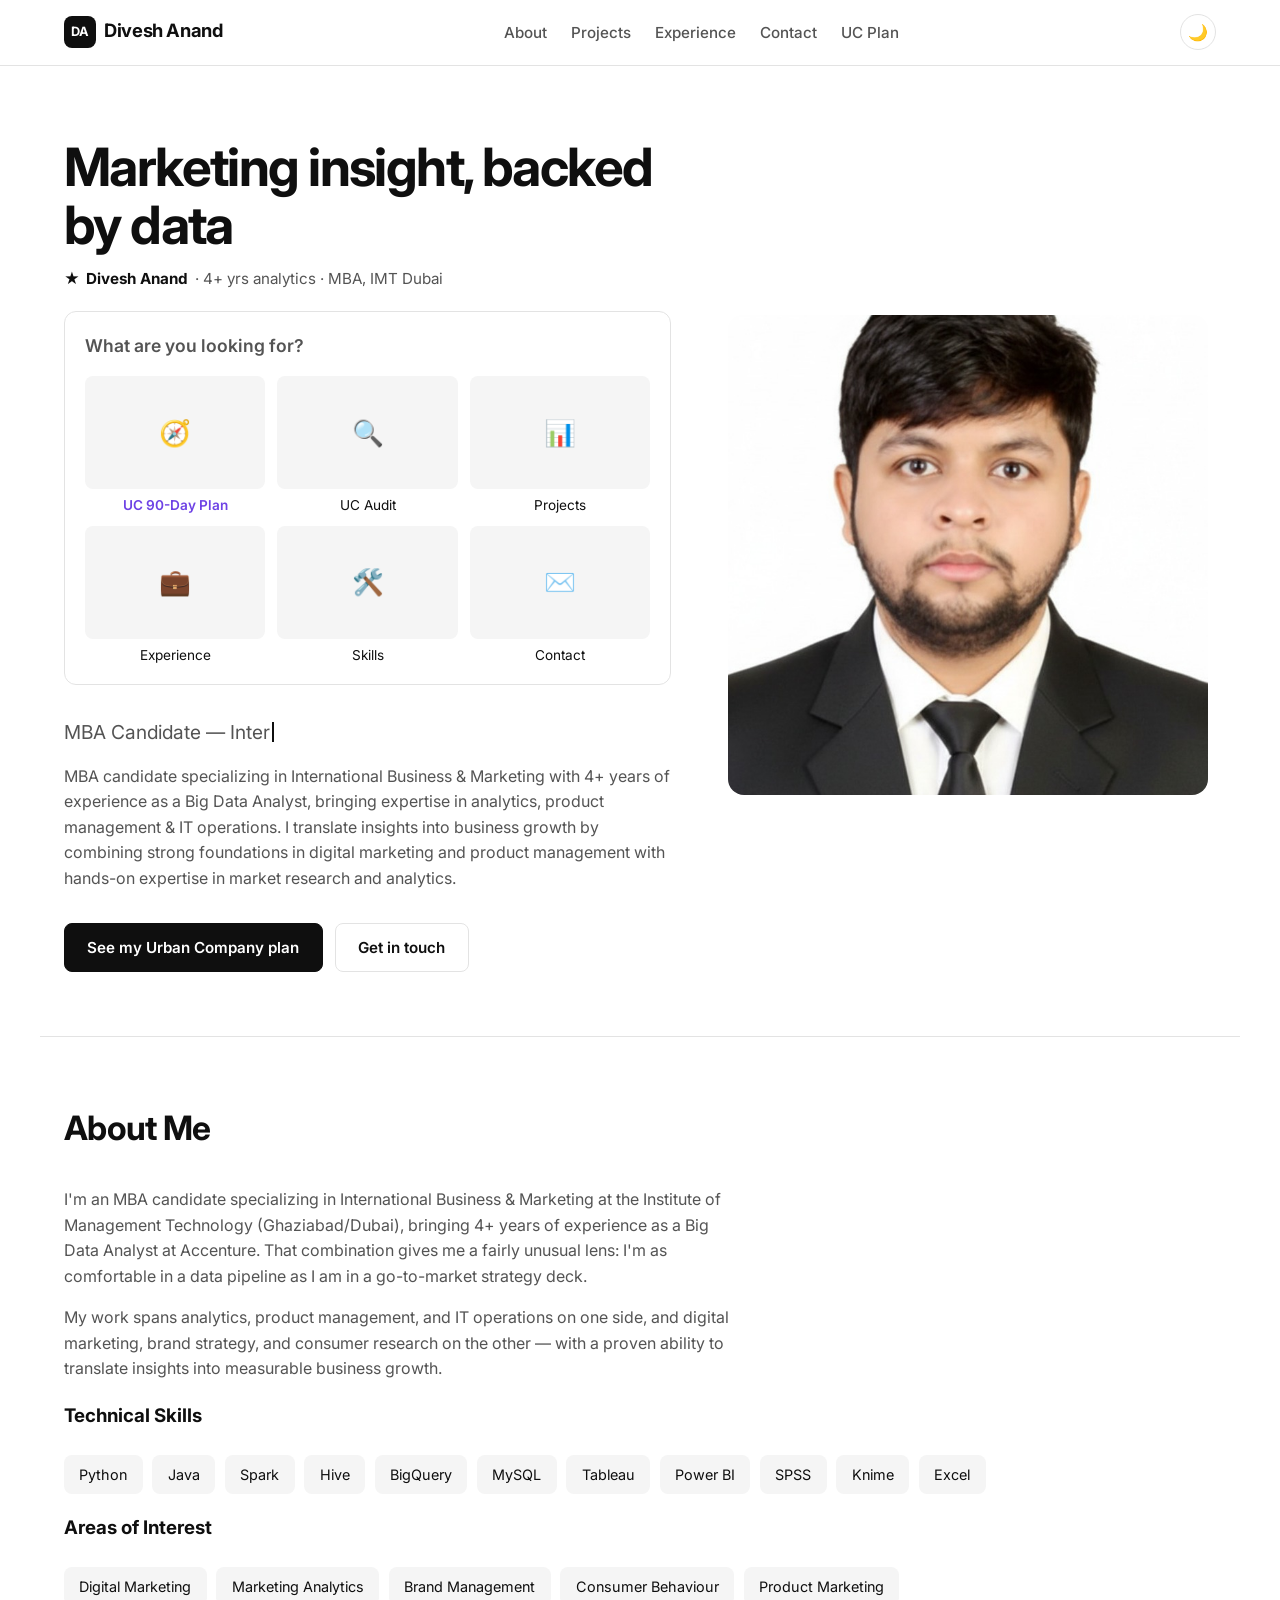
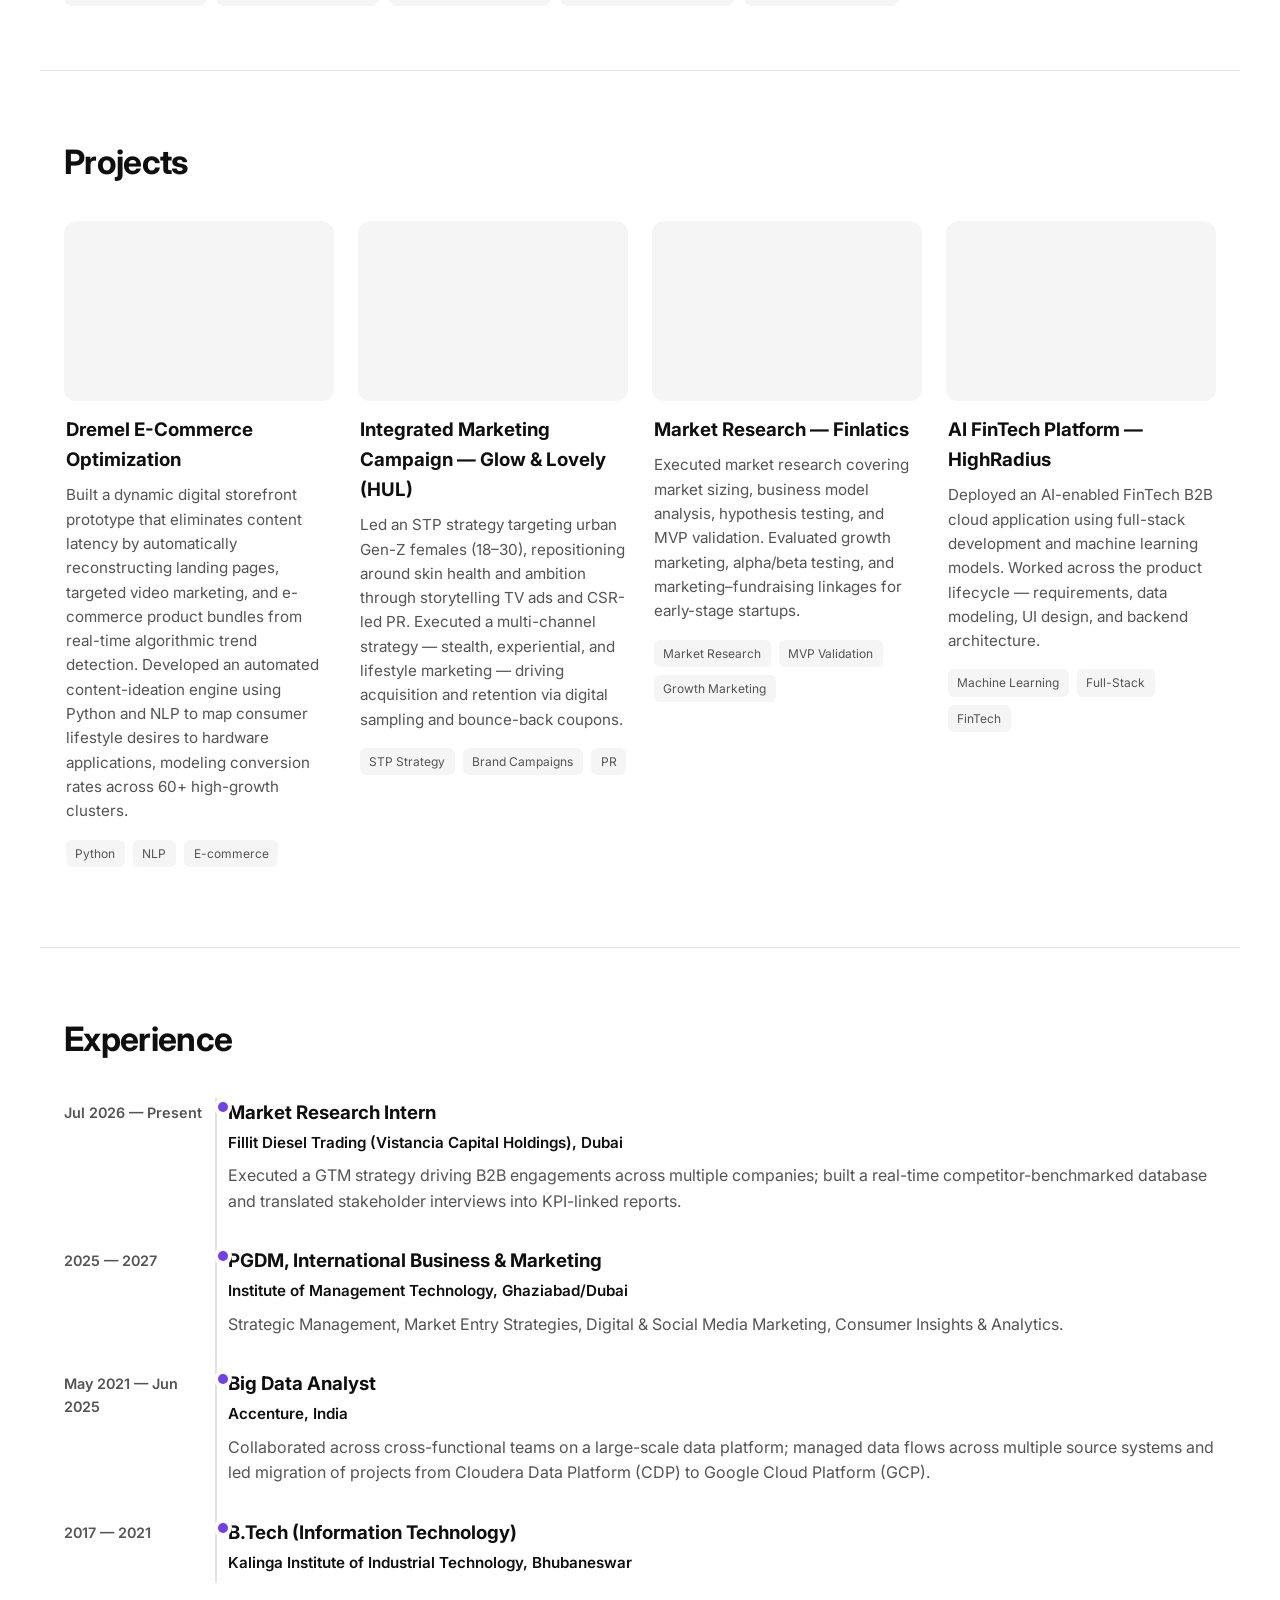
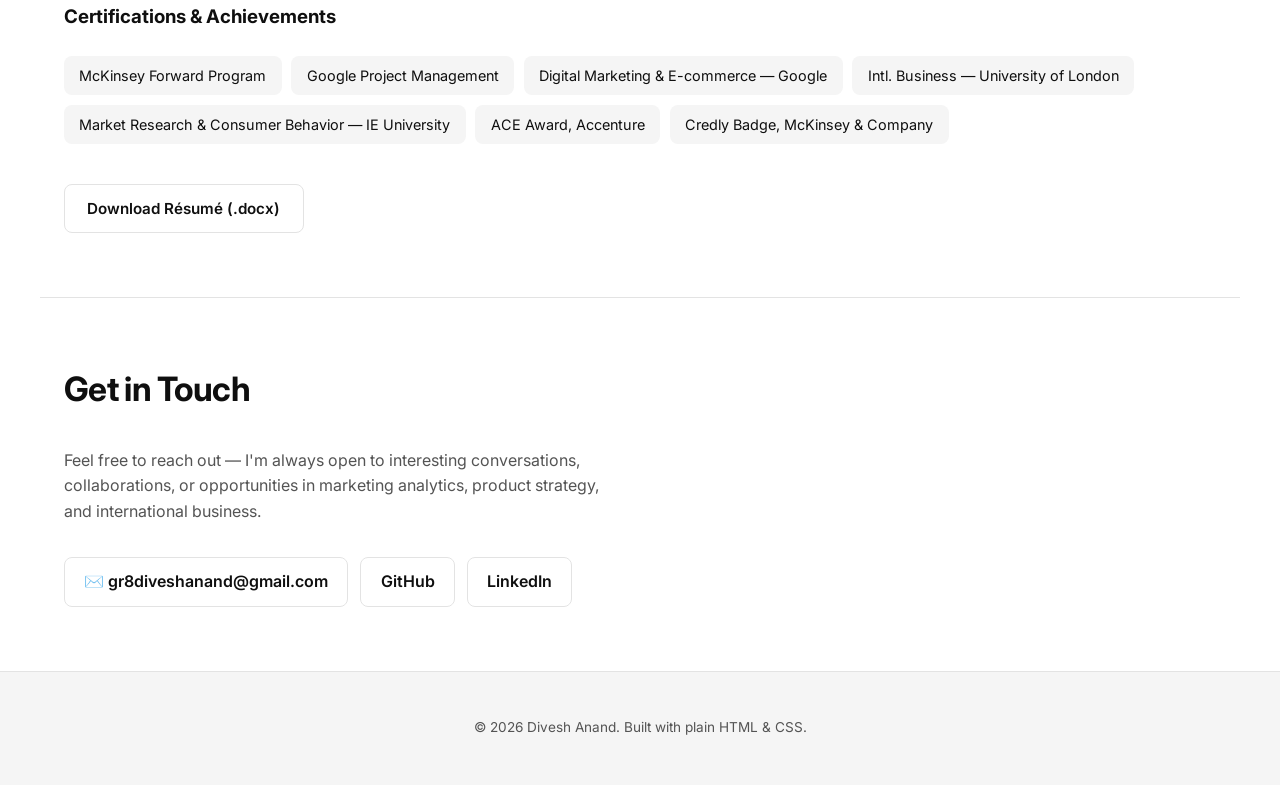
<file: index.html>
<!DOCTYPE html>
<html lang="en">
<head>
  <meta charset="UTF-8">
  <meta name="viewport" content="width=device-width, initial-scale=1.0">
  <title>Divesh Anand — Portfolio</title>
  <meta name="description" content="Portfolio of Divesh Anand — MBA Candidate, International Business & Marketing | Ex-Big Data Analyst, Accenture">
  <link rel="preconnect" href="https://fonts.googleapis.com">
  <link rel="preconnect" href="https://fonts.gstatic.com" crossorigin>
  <link rel="stylesheet" href="https://fonts.googleapis.com/css2?family=Inter:wght@400;500;600;700&display=swap">
  <link rel="stylesheet" href="styles.css">
  <link rel="icon" href="data:,">
</head>
<body>
  <div class="scroll-progress" id="scrollProgress"></div>

  <header class="nav">
    <div class="nav-inner">
      <a href="#home" class="logo"><span class="logo-mark">DA</span>Divesh Anand</a>
      <nav>
        <ul class="nav-links">
          <li><a href="#about">About</a></li>
          <li><a href="#projects">Projects</a></li>
          <li><a href="#experience">Experience</a></li>
          <li><a href="#contact">Contact</a></li>
          <li><a href="urban-company/">UC Plan</a></li>
        </ul>
      </nav>
      <button class="theme-toggle" id="themeToggle" aria-label="Toggle dark mode">🌙</button>
    </div>
  </header>

  <main>
    <section id="home" class="hero">
      <div class="hero-inner">
        <h1>Marketing insight, backed by data</h1>
        <p class="rating"><span class="star">★</span> <b>Divesh Anand</b> · 4+ yrs analytics · MBA, IMT Dubai</p>
        <div class="finder">
          <h2>What are you looking for?</h2>
          <div class="finder-grid">
            <a href="urban-company/"><span class="tile">🧭</span><span class="new">UC 90-Day Plan</span></a>
            <a href="urban-company/#audit"><span class="tile">🔍</span>UC Audit</a>
            <a href="#projects"><span class="tile">📊</span>Projects</a>
            <a href="#experience"><span class="tile">💼</span>Experience</a>
            <a href="#about"><span class="tile">🛠️</span>Skills</a>
            <a href="#contact"><span class="tile">✉️</span>Contact</a>
          </div>
        </div>
        <p class="subtitle">MBA Candidate — International Business &amp; Marketing</p>
        <p class="hero-text">
          MBA candidate specializing in International Business &amp; Marketing with 4+ years
          of experience as a Big Data Analyst, bringing expertise in analytics, product
          management &amp; IT operations. I translate insights into business growth by
          combining strong foundations in digital marketing and product management with
          hands-on expertise in market research and analytics.
        </p>
        <div class="hero-actions">
          <a href="urban-company/" class="btn btn-primary">See my Urban Company plan</a>
          <a href="#contact" class="btn btn-secondary">Get in touch</a>
        </div>
      </div>
      <img class="hero-photo" src="photo.jpg" alt="Divesh Anand">
    </section>

    <section id="about" class="section">
      <h2 class="section-title reveal">About Me</h2>
      <div class="about-content reveal">
        <p>
          I'm an MBA candidate specializing in International Business &amp; Marketing at the
          Institute of Management Technology (Ghaziabad/Dubai), bringing 4+ years of
          experience as a Big Data Analyst at Accenture. That combination gives me a
          fairly unusual lens: I'm as comfortable in a data pipeline as I am in a
          go-to-market strategy deck.
        </p>
        <p>
          My work spans analytics, product management, and IT operations on one side, and
          digital marketing, brand strategy, and consumer research on the other — with a
          proven ability to translate insights into measurable business growth.
        </p>
        <h3>Technical Skills</h3>
        <ul class="skills">
          <li>Python</li>
          <li>Java</li>
          <li>Spark</li>
          <li>Hive</li>
          <li>BigQuery</li>
          <li>MySQL</li>
          <li>Tableau</li>
          <li>Power BI</li>
          <li>SPSS</li>
          <li>Knime</li>
          <li>Excel</li>
        </ul>
        <h3>Areas of Interest</h3>
        <ul class="skills">
          <li>Digital Marketing</li>
          <li>Marketing Analytics</li>
          <li>Brand Management</li>
          <li>Consumer Behaviour</li>
          <li>Product Marketing</li>
        </ul>
      </div>
    </section>

    <section id="projects" class="section">
      <h2 class="section-title reveal">Projects</h2>
      <div class="project-grid">
        <article class="card reveal">
          <div class="card-image" style="background-image:url('https://placehold.co/400x220?text=Dremel')"></div>
          <div class="card-body">
            <h3>Dremel E-Commerce Optimization</h3>
            <p>Built a dynamic digital storefront prototype that eliminates content latency by
              automatically reconstructing landing pages, targeted video marketing, and
              e-commerce product bundles from real-time algorithmic trend detection.
              Developed an automated content-ideation engine using Python and NLP to map
              consumer lifestyle desires to hardware applications, modeling conversion
              rates across 60+ high-growth clusters.</p>
            <div class="tags"><span>Python</span><span>NLP</span><span>E-commerce</span></div>
          </div>
        </article>

        <article class="card reveal">
          <div class="card-image" style="background-image:url('https://placehold.co/400x220?text=Glow+%26+Lovely')"></div>
          <div class="card-body">
            <h3>Integrated Marketing Campaign — Glow &amp; Lovely (HUL)</h3>
            <p>Led an STP strategy targeting urban Gen-Z females (18–30), repositioning
              around skin health and ambition through storytelling TV ads and CSR-led PR.
              Executed a multi-channel strategy — stealth, experiential, and lifestyle
              marketing — driving acquisition and retention via digital sampling and
              bounce-back coupons.</p>
            <div class="tags"><span>STP Strategy</span><span>Brand Campaigns</span><span>PR</span></div>
          </div>
        </article>

        <article class="card reveal">
          <div class="card-image" style="background-image:url('https://placehold.co/400x220?text=Finlatics')"></div>
          <div class="card-body">
            <h3>Market Research — Finlatics</h3>
            <p>Executed market research covering market sizing, business model analysis,
              hypothesis testing, and MVP validation. Evaluated growth marketing,
              alpha/beta testing, and marketing–fundraising linkages for early-stage
              startups.</p>
            <div class="tags"><span>Market Research</span><span>MVP Validation</span><span>Growth Marketing</span></div>
          </div>
        </article>

        <article class="card reveal">
          <div class="card-image" style="background-image:url('https://placehold.co/400x220?text=HighRadius')"></div>
          <div class="card-body">
            <h3>AI FinTech Platform — HighRadius</h3>
            <p>Deployed an AI-enabled FinTech B2B cloud application using full-stack
              development and machine learning models. Worked across the product
              lifecycle — requirements, data modeling, UI design, and backend
              architecture.</p>
            <div class="tags"><span>Machine Learning</span><span>Full-Stack</span><span>FinTech</span></div>
          </div>
        </article>
      </div>
    </section>

    <section id="experience" class="section">
      <h2 class="section-title reveal">Experience</h2>
      <div class="timeline">
        <div class="timeline-item reveal-left reveal">
          <div class="timeline-date">Jul 2026 — Present</div>
          <div class="timeline-content">
            <h3>Market Research Intern</h3>
            <p class="timeline-org">Fillit Diesel Trading (Vistancia Capital Holdings), Dubai</p>
            <p>Executed a GTM strategy driving B2B engagements across multiple companies;
              built a real-time competitor-benchmarked database and translated
              stakeholder interviews into KPI-linked reports.</p>
          </div>
        </div>
        <div class="timeline-item reveal-left reveal">
          <div class="timeline-date">2025 — 2027</div>
          <div class="timeline-content">
            <h3>PGDM, International Business &amp; Marketing</h3>
            <p class="timeline-org">Institute of Management Technology, Ghaziabad/Dubai</p>
            <p>Strategic Management, Market Entry Strategies, Digital &amp; Social Media
              Marketing, Consumer Insights &amp; Analytics.</p>
          </div>
        </div>
        <div class="timeline-item reveal-left reveal">
          <div class="timeline-date">May 2021 — Jun 2025</div>
          <div class="timeline-content">
            <h3>Big Data Analyst</h3>
            <p class="timeline-org">Accenture, India</p>
            <p>Collaborated across cross-functional teams on a large-scale data platform;
              managed data flows across multiple source systems and led migration of
              projects from Cloudera Data Platform (CDP) to Google Cloud Platform (GCP).</p>
          </div>
        </div>
        <div class="timeline-item reveal-left reveal">
          <div class="timeline-date">2017 — 2021</div>
          <div class="timeline-content">
            <h3>B.Tech (Information Technology)</h3>
            <p class="timeline-org">Kalinga Institute of Industrial Technology, Bhubaneswar</p>
          </div>
        </div>
      </div>

      <h3 class="reveal">Certifications &amp; Achievements</h3>
      <ul class="skills reveal">
        <li>McKinsey Forward Program</li>
        <li>Google Project Management</li>
        <li>Digital Marketing &amp; E-commerce — Google</li>
        <li>Intl. Business — University of London</li>
        <li>Market Research &amp; Consumer Behavior — IE University</li>
        <li>ACE Award, Accenture</li>
        <li>Credly Badge, McKinsey &amp; Company</li>
      </ul>

      <div class="resume-link">
        <a href="resume.docx" class="btn btn-secondary" download>Download Résumé (.docx)</a>
      </div>
    </section>

    <section id="contact" class="section">
      <h2 class="section-title reveal">Get in Touch</h2>
      <p class="contact-text reveal">
        Feel free to reach out — I'm always open to interesting conversations,
        collaborations, or opportunities in marketing analytics, product strategy, and
        international business.
      </p>
      <div class="contact-links reveal">
        <a href="mailto:gr8diveshanand@gmail.com">✉️ gr8diveshanand@gmail.com</a>
        <a href="https://github.com/Diveshism" target="_blank" rel="noopener">GitHub</a>
        <a href="https://www.linkedin.com/in/divesh-anand-343136174/" target="_blank" rel="noopener">LinkedIn</a>
      </div>
    </section>
  </main>

  <footer class="footer">
    <p>&copy; <span id="year"></span> Divesh Anand. Built with plain HTML &amp; CSS.</p>
  </footer>

  <script src="script.js"></script>
</body>
</html>
</file>
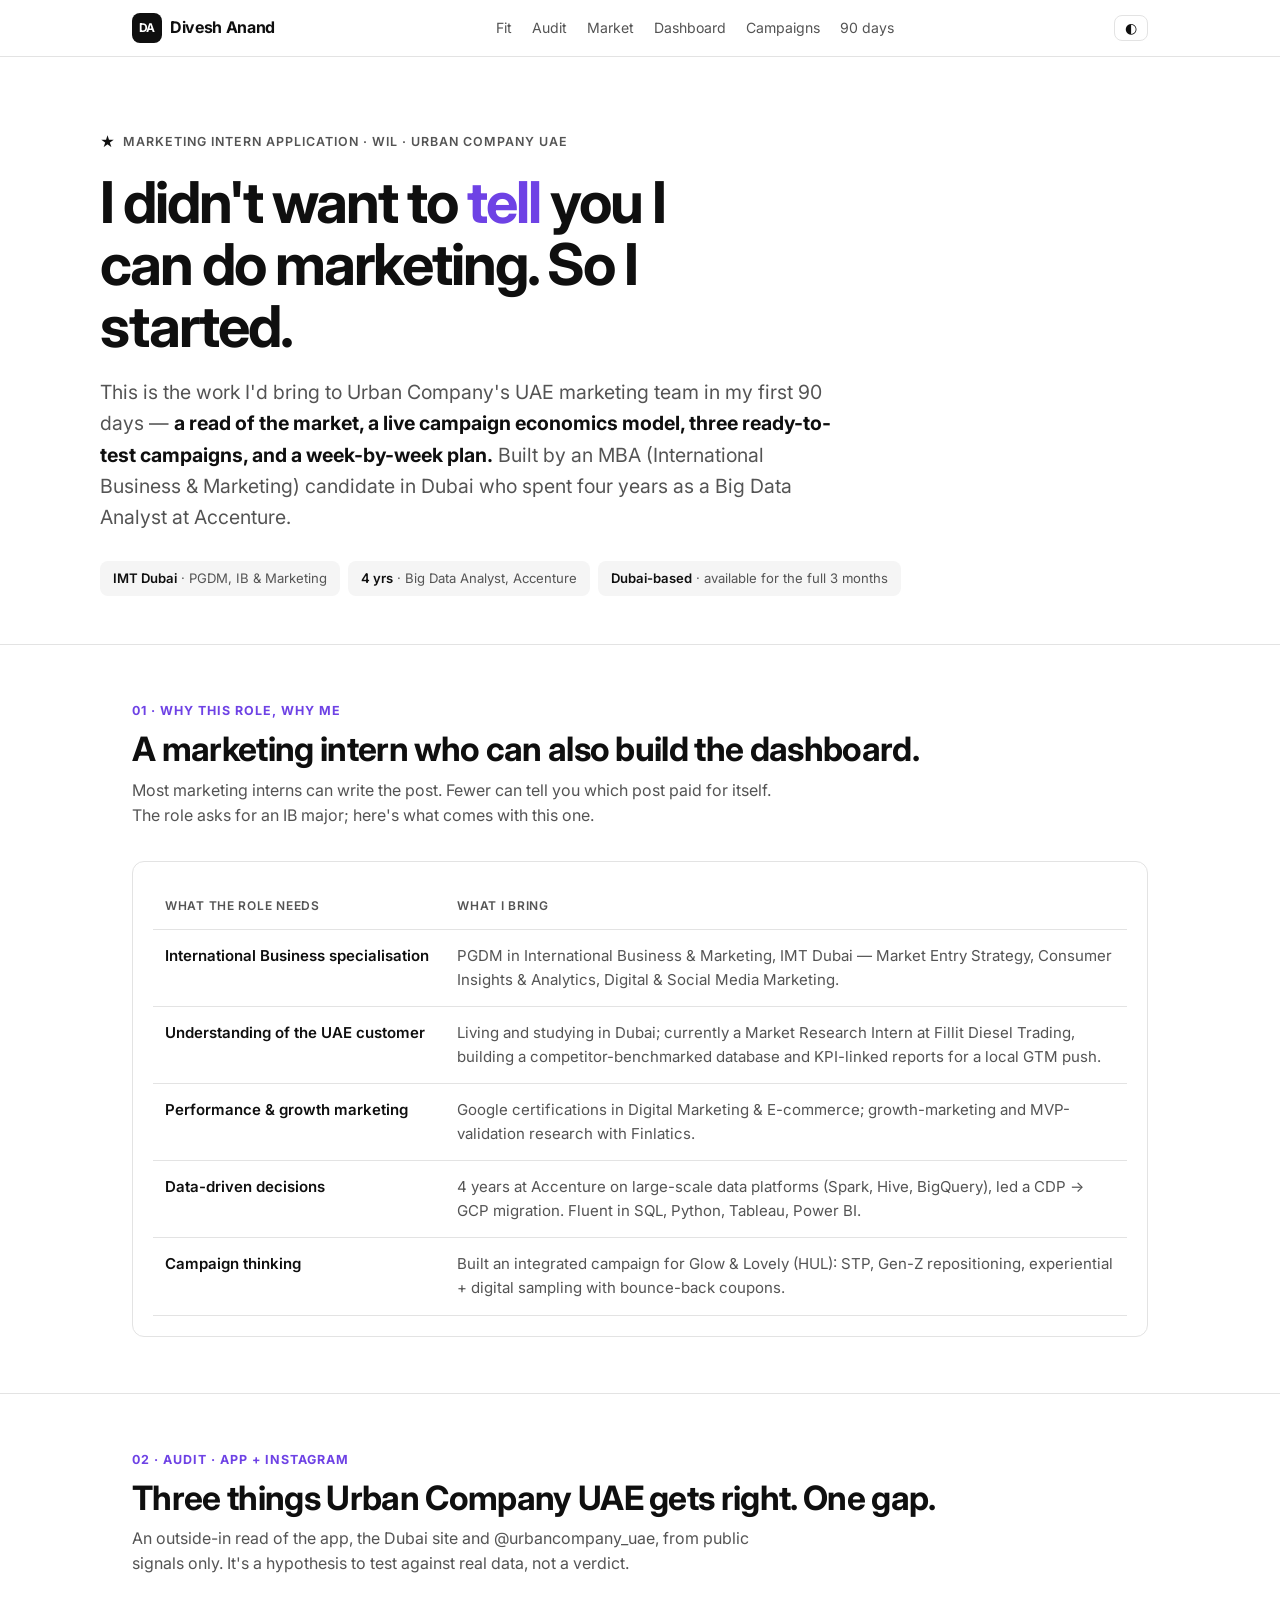
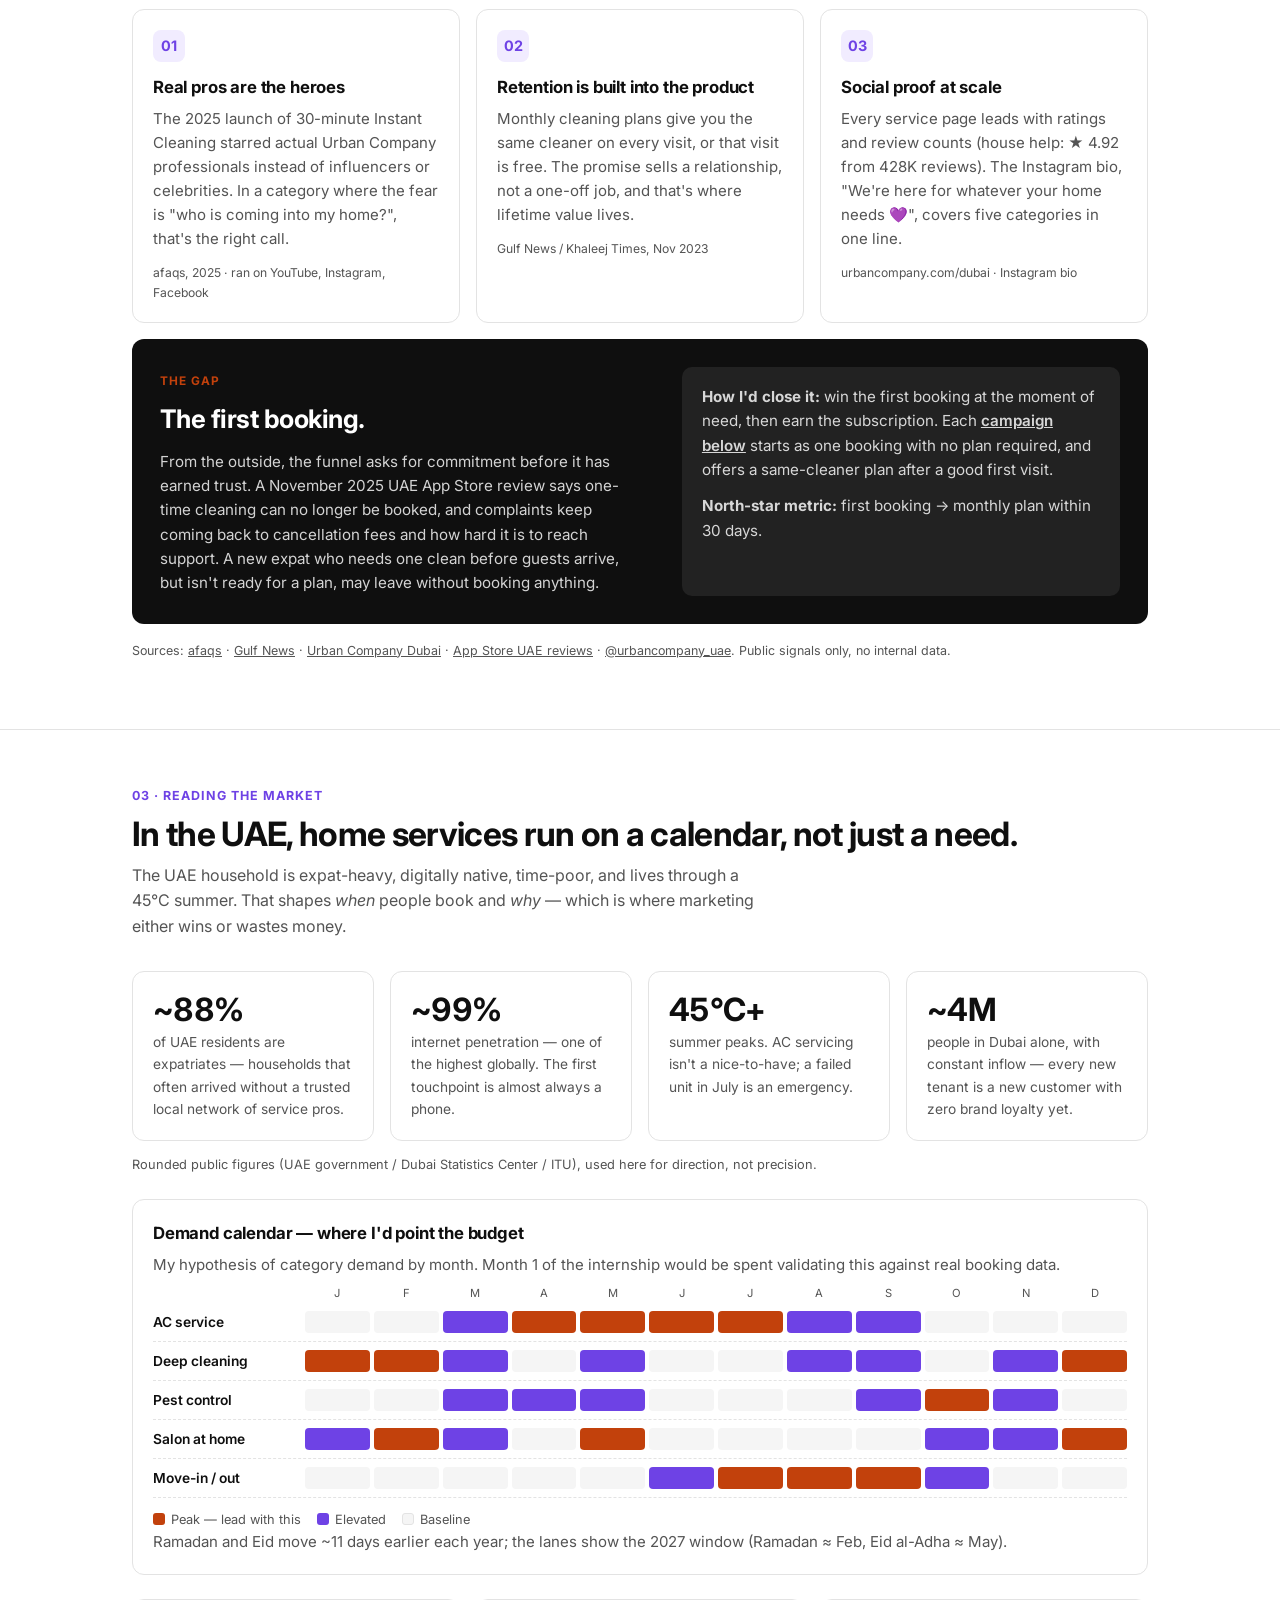
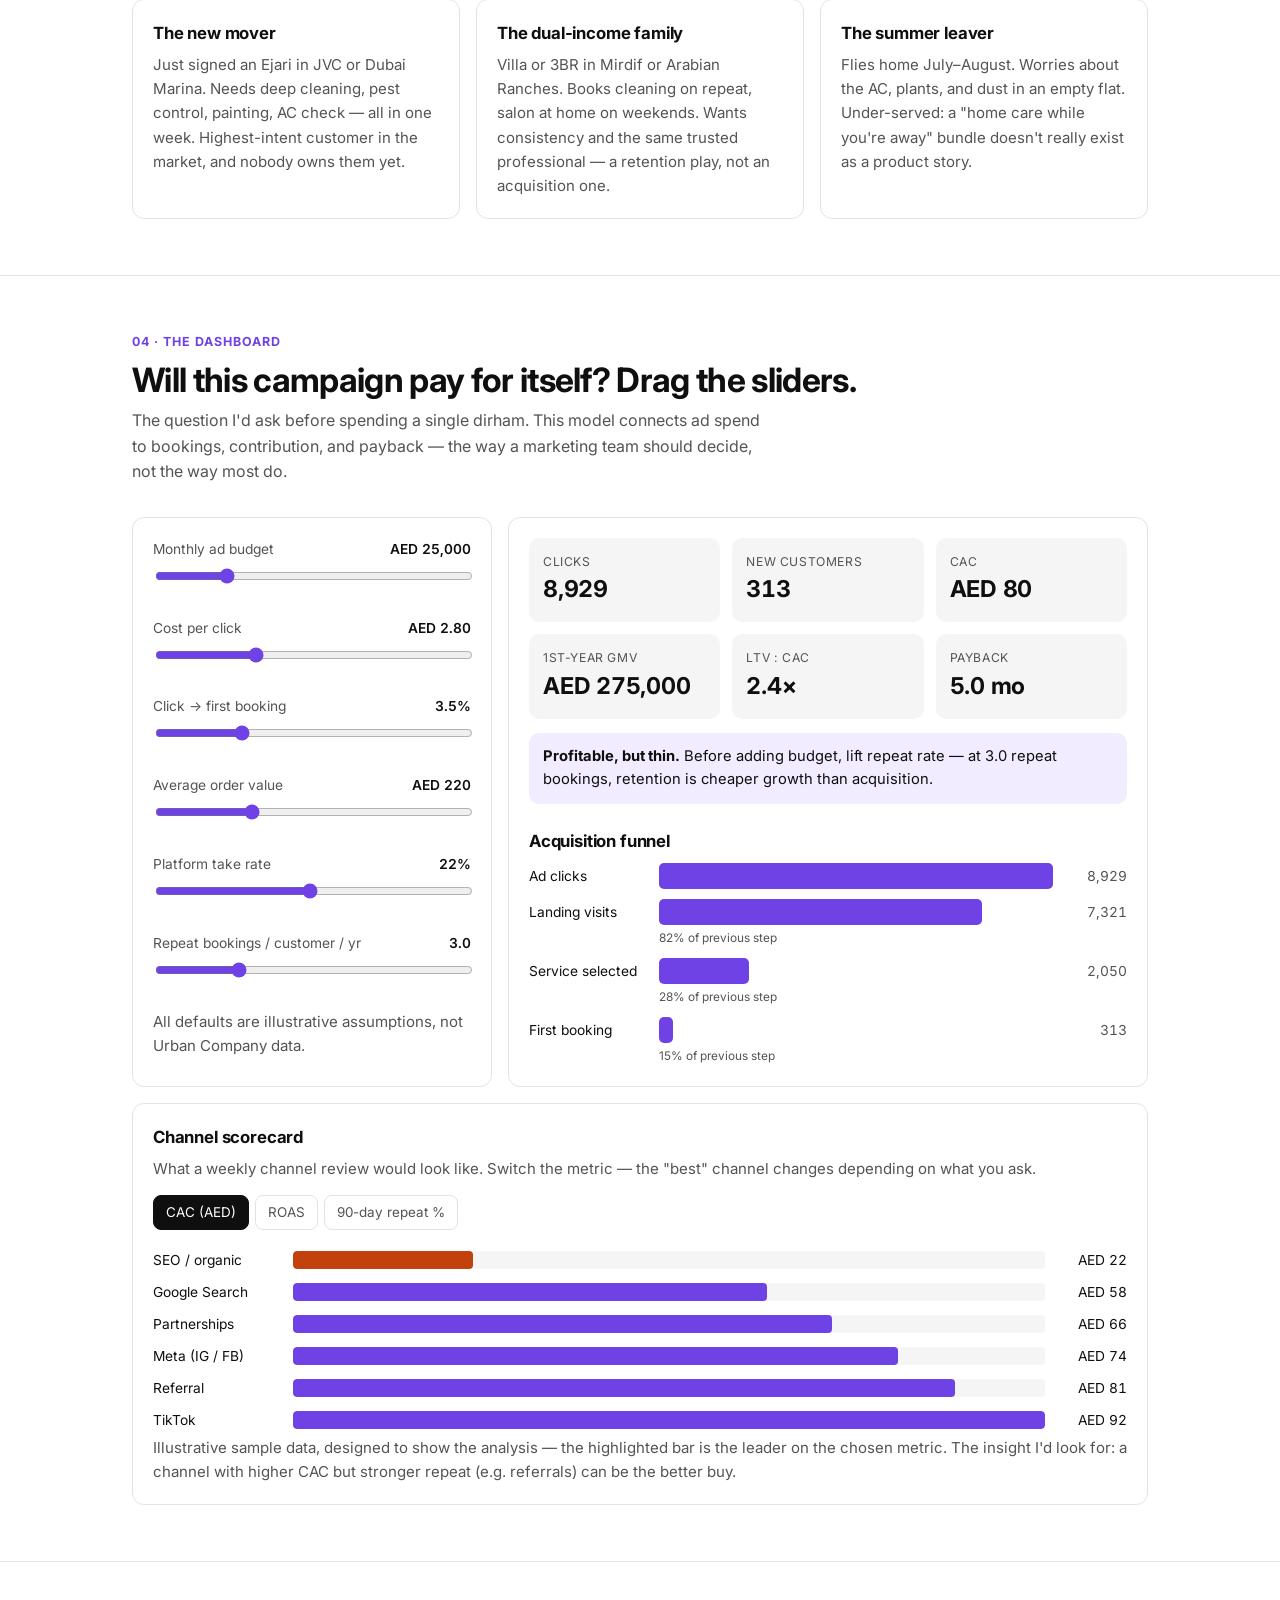
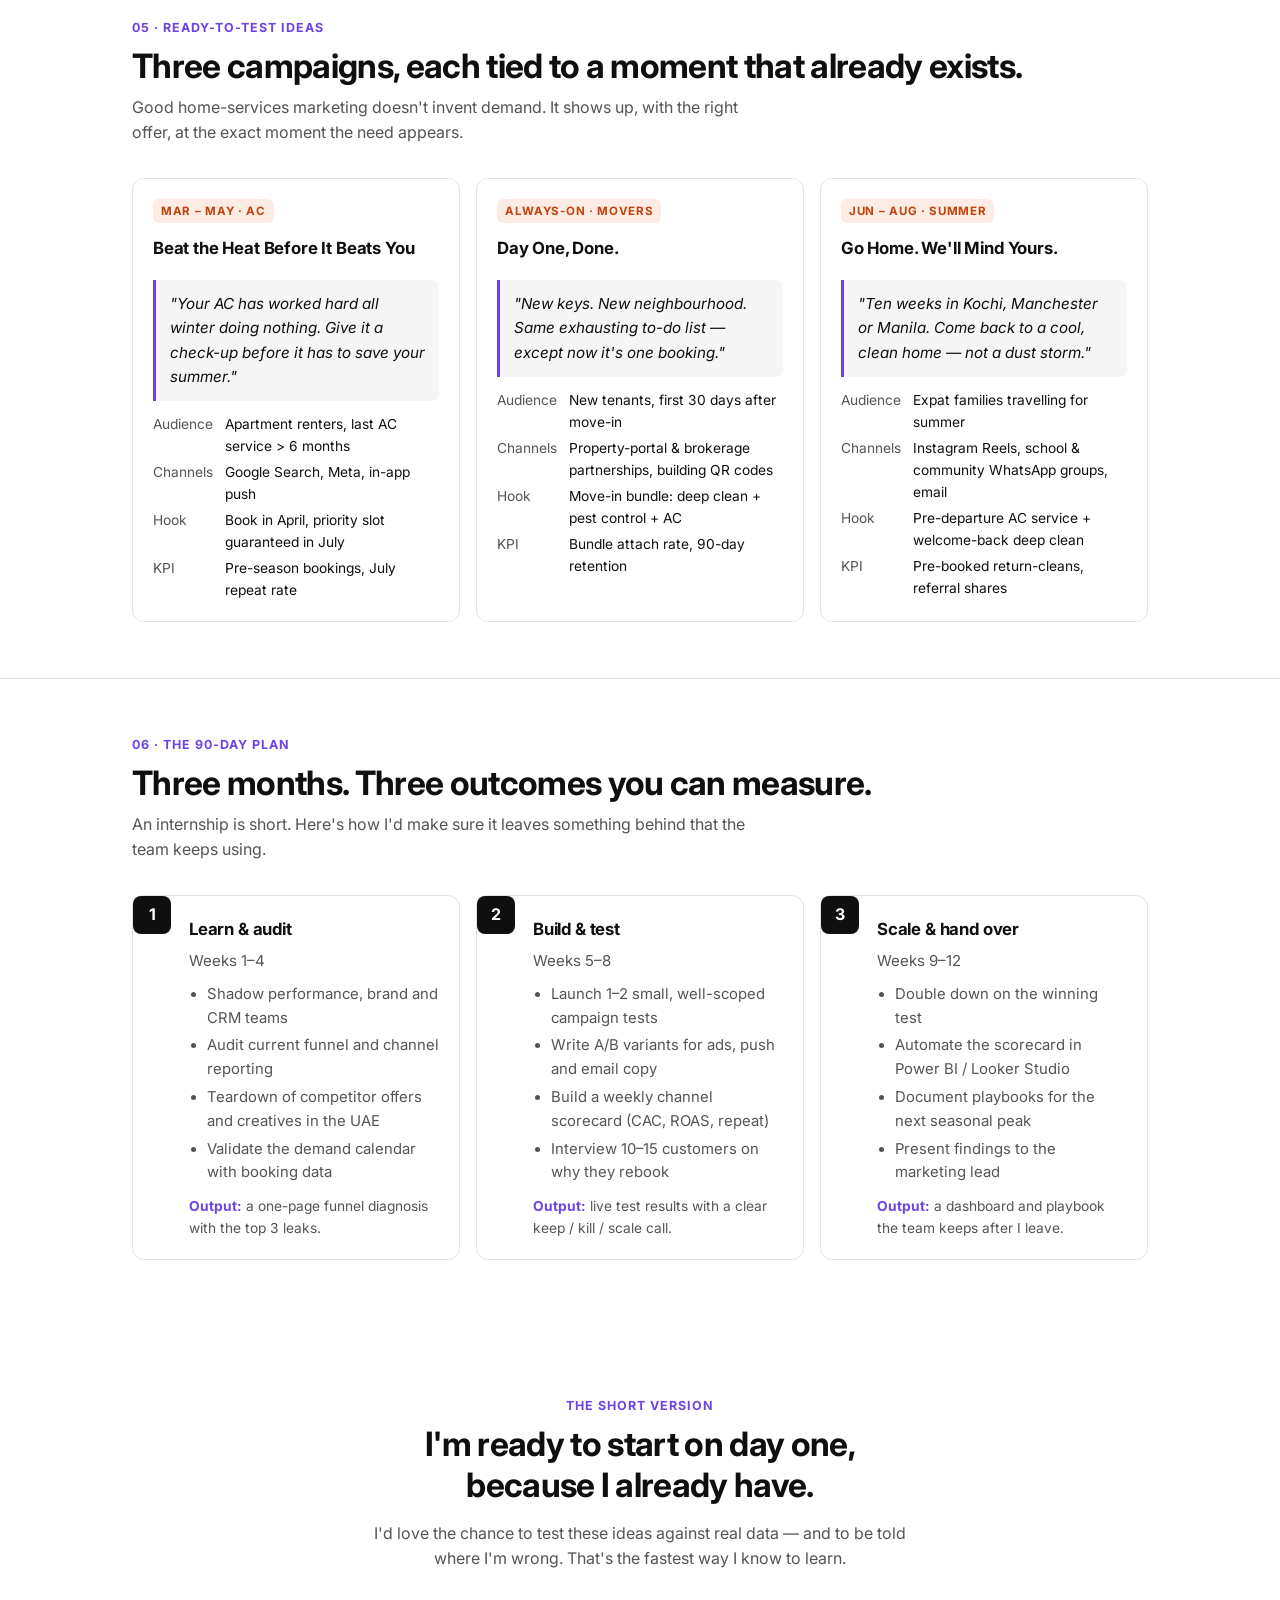
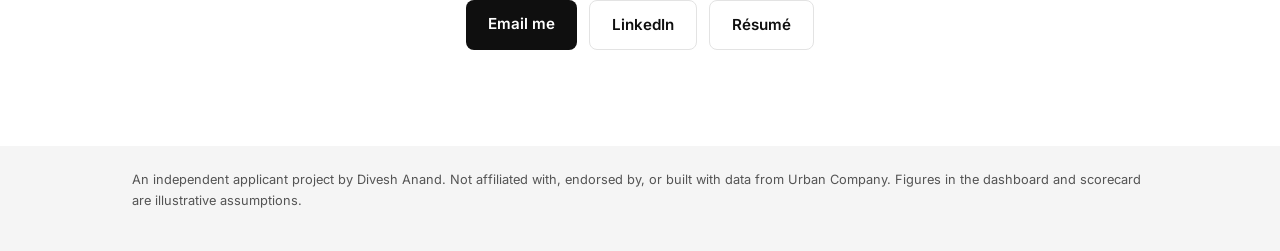
<file: urban-company/index.html>
<!DOCTYPE html>
<html lang="en">
<head>
  <meta charset="UTF-8">
  <meta name="viewport" content="width=device-width, initial-scale=1.0">
  <title>Day Zero Plan — Divesh Anand</title>
  <meta name="description" content="Divesh Anand's 90-day marketing plan and analytics dashboard, built for the Urban Company UAE Marketing Intern role (WIL). An independent applicant project — not affiliated with Urban Company.">
  <link rel="icon" href="data:,">
  <link rel="preconnect" href="https://fonts.googleapis.com">
  <link rel="preconnect" href="https://fonts.gstatic.com" crossorigin>
  <link rel="stylesheet" href="https://fonts.googleapis.com/css2?family=Inter:wght@400;500;600;700&display=swap">
  <style>
    :root {
      --bg: #ffffff;
      --bg-alt: #f5f5f5;
      --card: #ffffff;
      --text: #0f0f0f;
      --muted: #545454;
      --border: #e3e3e3;
      --accent: #6e42e5;
      --accent-soft: #f1ecff;
      --warm: #c2410c;
      --warm-soft: #fdece3;
      --bar: #6e42e5;
      --bar-2: #a3a3a3;
      --ink: #0f0f0f;
      --on-ink: #ffffff;
      --shadow: none;
    }
    @media (prefers-color-scheme: dark) {
      :root:not([data-theme="light"]) {
        --bg: #0f0f0f; --bg-alt: #1b1b1b; --card: #161616; --text: #f5f5f5; --muted: #a3a3a3;
        --border: #2b2b2b; --accent: #a68bff; --accent-soft: #241b3d; --warm: #fb923c; --warm-soft: #3a2316;
        --bar: #a68bff; --bar-2: #4b4b4b; --ink: #f5f5f5; --on-ink: #0f0f0f; --shadow: none;
      }
    }
    :root[data-theme="dark"] {
      --bg: #0f0f0f; --bg-alt: #1b1b1b; --card: #161616; --text: #f5f5f5; --muted: #a3a3a3;
      --border: #2b2b2b; --accent: #a68bff; --accent-soft: #241b3d; --warm: #fb923c; --warm-soft: #3a2316;
      --bar: #a68bff; --bar-2: #4b4b4b; --ink: #f5f5f5; --on-ink: #0f0f0f; --shadow: none;
    }

    * { box-sizing: border-box; }
    html { scroll-behavior: smooth; }
    body {
      margin: 0; background: var(--bg); color: var(--text);
      font-family: "Inter", -apple-system, BlinkMacSystemFont, "Segoe UI", Roboto, Helvetica, Arial, sans-serif;
      line-height: 1.6; -webkit-font-smoothing: antialiased;
    }
    a { color: var(--accent); }
    .wrap { max-width: 1080px; margin: 0 auto; padding: 0 16px; }
    @media (min-width: 720px) { .wrap { padding: 0 32px; } }

    /* Top bar */
    .topbar { position: sticky; top: 0; z-index: 10; background: var(--bg); border-bottom: 1px solid var(--border); }
    .topbar .wrap { display: flex; align-items: center; justify-content: space-between; height: 56px; gap: 12px; }
    .topbar a.back { color: var(--text); text-decoration: none; font-size: 1rem; font-weight: 700; letter-spacing: -.02em; white-space: nowrap; display: inline-flex; align-items: center; gap: 8px; }
    .logo-mark { display: inline-grid; place-items: center; width: 30px; height: 30px; border-radius: 8px; background: var(--ink); color: var(--on-ink); font-size: .75rem; font-weight: 700; }
    .topbar nav { display: none; gap: 20px; }
    .topbar nav a { color: var(--muted); text-decoration: none; font-size: .88rem; }
    .topbar nav a:hover { color: var(--text); }
    @media (min-width: 860px) { .topbar nav { display: flex; } }
    .theme { background: none; border: 1px solid var(--border); color: var(--text); border-radius: 8px;
      padding: 4px 10px; cursor: pointer; font-size: .9rem; }

    /* Hero */
    .hero { padding: 72px 0 48px; }
    .eyebrow { display: inline-flex; gap: 8px; align-items: center; font-size: .78rem; letter-spacing: .08em;
      text-transform: uppercase; color: var(--muted); font-weight: 600; }
    .eyebrow::before { content: "★"; color: var(--text); font-size: .9rem; letter-spacing: 0; }
    h1 { font-size: clamp(2rem, 5.4vw, 3.6rem); line-height: 1.08; letter-spacing: -.035em; font-weight: 700; margin: 16px 0 20px; max-width: 16ch; }
    h1 em { font-style: normal; color: var(--accent); }
    .lede { font-size: clamp(1.05rem, 2vw, 1.22rem); color: var(--muted); max-width: 62ch; margin: 0 0 28px; }
    .lede strong { color: var(--text); }
    .chips { display: flex; flex-wrap: wrap; gap: 8px; }
    .chip { font-size: .82rem; padding: 6px 12px; border-radius: 8px; background: var(--bg-alt);
      border: 1px solid transparent; color: var(--muted); }
    .chip b { color: var(--text); font-weight: 600; }

    section { padding: 56px 0; border-top: 1px solid var(--border); }
    h2 { font-size: clamp(1.5rem, 3vw, 2.1rem); letter-spacing: -.02em; margin: 0 0 8px; line-height: 1.2; }
    .kicker { font-size: .78rem; font-weight: 700; letter-spacing: .08em; text-transform: uppercase; color: var(--accent); margin-bottom: 8px; }
    .sub { color: var(--muted); max-width: 64ch; margin: 0 0 32px; }
    h3 { margin: 0 0 6px; font-size: 1.05rem; letter-spacing: -.01em; }

    .grid { display: grid; gap: 16px; }
    @media (min-width: 720px) { .g2 { grid-template-columns: 1fr 1fr; } .g3 { grid-template-columns: repeat(3, 1fr); } .g4 { grid-template-columns: repeat(4, 1fr); } }
    .card { background: var(--card); border: 1px solid var(--border); border-radius: 12px; padding: 20px; }
    .card p { margin: 0; color: var(--muted); font-size: .94rem; }
    .note { font-size: .8rem; color: var(--muted); margin-top: 14px; }

    /* Fit table */
    .fit { width: 100%; border-collapse: collapse; font-size: .94rem; }
    .fit th, .fit td { text-align: left; padding: 14px 12px; border-bottom: 1px solid var(--border); vertical-align: top; }
    .fit th { font-size: .75rem; text-transform: uppercase; letter-spacing: .06em; color: var(--muted); font-weight: 600; }
    .fit td:first-child { font-weight: 600; width: 30%; }
    .fit td:last-child { color: var(--muted); }
    @media (max-width: 640px) {
      .fit thead { display: none; }
      .fit tr { display: block; padding: 12px 0; border-bottom: 1px solid var(--border); }
      .fit td { display: block; padding: 2px 0; border: 0; width: auto !important; }
    }

    /* Audit */
    .audit { display: grid; gap: 16px; }
    @media (min-width: 900px) { .audit { grid-template-columns: 1fr 1fr 1fr; } .audit .gap { grid-column: 1 / -1; } }
    .win .n { display: inline-grid; place-items: center; width: 32px; height: 32px; border-radius: 8px; background: var(--accent-soft);
      color: var(--accent); font-weight: 700; font-size: .9rem; margin-bottom: 12px; }
    .win .src { font-size: .76rem; color: var(--muted); margin-top: 12px; }
    .gap { background: var(--ink); color: var(--on-ink); border-radius: 12px; padding: 28px; display: grid; gap: 20px; }
    @media (min-width: 900px) { .gap { grid-template-columns: 1.1fr 1fr; gap: 40px; } }
    .gap .tag { font-size: .74rem; font-weight: 700; letter-spacing: .08em; text-transform: uppercase; color: var(--warm); }
    .gap h3 { font-size: 1.6rem; letter-spacing: -.02em; margin: 6px 0 10px; color: var(--on-ink); }
    .gap p { margin: 0; opacity: .82; font-size: .95rem; }
    .gap .fix { background: color-mix(in srgb, var(--on-ink) 8%, transparent); border-radius: 10px; padding: 18px 20px; }
    .gap .fix b { color: var(--on-ink); }
    .gap .fix a { color: var(--on-ink); font-weight: 600; }
    .sources { font-size: .78rem; color: var(--muted); margin-top: 16px; line-height: 1.7; }
    .sources a { color: var(--muted); }

    /* Stats */
    .stat .num { font-size: 2rem; font-weight: 700; letter-spacing: -.02em; line-height: 1.1; font-variant-numeric: tabular-nums; }
    .stat .lbl { font-size: .86rem; color: var(--muted); margin-top: 4px; }

    /* Season calendar */
    .season { display: grid; grid-template-columns: repeat(12, 1fr); gap: 4px; margin-top: 8px; }
    .season .m { font-size: .7rem; text-align: center; color: var(--muted); }
    .lane { display: grid; grid-template-columns: 140px 1fr; gap: 12px; align-items: center; padding: 8px 0; border-bottom: 1px dashed var(--border); }
    .lane .name { font-size: .86rem; font-weight: 600; }
    .lane .track { display: grid; grid-template-columns: repeat(12, 1fr); gap: 4px; }
    .lane .cell { height: 22px; border-radius: 4px; background: var(--bg-alt); }
    .lane .cell.on { background: var(--accent); }
    .lane .cell.peak { background: var(--warm); }
    @media (max-width: 560px) { .lane { grid-template-columns: 1fr; gap: 4px; } .season-head { margin-left: 0 !important; } }
    .legend { display: flex; gap: 16px; font-size: .8rem; color: var(--muted); margin-top: 12px; flex-wrap: wrap; }
    .legend i { display: inline-block; width: 12px; height: 12px; border-radius: 3px; vertical-align: -1px; margin-right: 6px; }

    /* Dashboard */
    .dash { display: grid; gap: 16px; }
    @media (min-width: 900px) { .dash { grid-template-columns: 360px 1fr; } }
    .ctrl { display: grid; gap: 18px; }
    .ctrl label { display: flex; justify-content: space-between; font-size: .86rem; color: var(--muted); margin-bottom: 6px; }
    .ctrl label output { color: var(--text); font-weight: 600; font-variant-numeric: tabular-nums; }
    input[type=range] { width: 100%; accent-color: var(--accent); }
    .kpis { display: grid; grid-template-columns: repeat(2, 1fr); gap: 12px; }
    @media (min-width: 560px) { .kpis { grid-template-columns: repeat(3, 1fr); } }
    .kpi { background: var(--bg-alt); border-radius: 10px; padding: 14px; }
    .kpi .v { font-size: 1.45rem; font-weight: 700; font-variant-numeric: tabular-nums; letter-spacing: -.01em; }
    .kpi .k { font-size: .76rem; color: var(--muted); text-transform: uppercase; letter-spacing: .05em; }
    .verdict { margin-top: 14px; padding: 12px 14px; border-radius: 10px; font-size: .92rem; background: var(--accent-soft); }
    .verdict.bad { background: var(--warm-soft); }

    .funnel { display: grid; gap: 10px; margin-top: 8px; }
    .frow { display: grid; grid-template-columns: 120px 1fr 64px; gap: 10px; align-items: center; font-size: .86rem; }
    .frow .bar { height: 26px; background: var(--bar); border-radius: 5px; transition: width .4s ease; min-width: 2px; }
    .frow .val { text-align: right; font-variant-numeric: tabular-nums; color: var(--muted); }
    .frow .drop { grid-column: 2 / 4; font-size: .74rem; color: var(--muted); margin-top: -6px; }

    .tabs { display: flex; gap: 6px; flex-wrap: wrap; margin-bottom: 14px; }
    .tabs button { font: inherit; font-size: .84rem; padding: 6px 12px; border-radius: 8px; border: 1px solid var(--border);
      background: var(--card); color: var(--muted); cursor: pointer; }
    .tabs button[aria-pressed="true"] { background: var(--text); color: var(--bg); border-color: var(--text); }

    .hbar { display: grid; grid-template-columns: 130px 1fr 72px; gap: 10px; align-items: center; font-size: .86rem; padding: 5px 0; }
    .hbar .t { height: 18px; background: var(--bg-alt); border-radius: 4px; overflow: hidden; }
    .hbar .f { height: 100%; background: var(--bar); border-radius: 4px; transition: width .4s ease; }
    .hbar .f.hi { background: var(--warm); }
    .hbar .n { text-align: right; font-variant-numeric: tabular-nums; }

    /* Campaigns */
    .camp { display: flex; flex-direction: column; gap: 12px; }
    .camp .tag { align-self: flex-start; font-size: .72rem; font-weight: 700; letter-spacing: .06em; text-transform: uppercase;
      padding: 3px 8px; border-radius: 6px; background: var(--warm-soft); color: var(--warm); }
    .camp blockquote { margin: 0; padding: 12px 14px; border-left: 3px solid var(--accent); background: var(--bg-alt);
      border-radius: 0 8px 8px 0; font-size: .95rem; font-style: italic; }
    .camp dl { margin: 0; display: grid; grid-template-columns: auto 1fr; gap: 4px 12px; font-size: .86rem; }
    .camp dt { color: var(--muted); }
    .camp dd { margin: 0; }

    /* Plan */
    .plan { counter-reset: m; }
    .phase { position: relative; padding-left: 56px; }
    .phase::before { counter-increment: m; content: counter(m); position: absolute; left: 0; top: 0; width: 38px; height: 38px;
      border-radius: 8px; display: grid; place-items: center; font-weight: 700; background: var(--ink); color: var(--on-ink); }
    .phase ul { margin: 10px 0 0; padding-left: 18px; color: var(--muted); font-size: .93rem; }
    .phase li { margin-bottom: 4px; }
    .phase .out { margin-top: 10px; font-size: .86rem; }
    .phase .out b { color: var(--accent); }

    /* Close */
    .close { text-align: center; padding: 80px 0 96px; }
    .close h2 { max-width: 22ch; margin: 0 auto 16px; }
    .close p { color: var(--muted); max-width: 56ch; margin: 0 auto 28px; }
    .btns { display: flex; gap: 12px; justify-content: center; flex-wrap: wrap; }
    .btn { display: inline-block; padding: 12px 22px; border-radius: 8px; text-decoration: none; font-weight: 600; font-size: .95rem; }
    .btn.p { background: var(--ink); color: var(--on-ink); }
    .btn.s { border: 1px solid var(--border); color: var(--text); background: var(--card); }
    footer { background: var(--bg-alt); padding: 24px 0 40px; font-size: .8rem; color: var(--muted); }

    .reveal { opacity: 0; transform: translateY(14px); transition: opacity .6s ease, transform .6s ease; }
    .reveal.in { opacity: 1; transform: none; }
    @media (prefers-reduced-motion: reduce) { .reveal { opacity: 1; transform: none; transition: none; } .frow .bar, .hbar .f { transition: none; } }
  </style>
</head>
<body>

<header class="topbar">
  <div class="wrap">
    <a class="back" href="../index.html"><span class="logo-mark">DA</span>Divesh Anand</a>
    <nav aria-label="Sections">
      <a href="#fit">Fit</a>
      <a href="#audit">Audit</a>
      <a href="#market">Market</a>
      <a href="#dashboard">Dashboard</a>
      <a href="#campaigns">Campaigns</a>
      <a href="#plan">90 days</a>
    </nav>
    <button class="theme" id="theme" aria-label="Toggle dark mode">◐</button>
  </div>
</header>

<main>
  <div class="wrap hero">
    <span class="eyebrow">Marketing Intern application · WIL · Urban Company UAE</span>
    <h1>I didn't want to <em>tell</em> you I can do marketing. So I started.</h1>
    <p class="lede">
      This is the work I'd bring to Urban Company's UAE marketing team in my first 90 days —
      <strong>a read of the market, a live campaign economics model, three ready-to-test campaigns,
      and a week-by-week plan.</strong> Built by an MBA (International Business &amp; Marketing) candidate
      in Dubai who spent four years as a Big Data Analyst at Accenture.
    </p>
    <div class="chips">
      <span class="chip"><b>IMT Dubai</b> · PGDM, IB &amp; Marketing</span>
      <span class="chip"><b>4 yrs</b> · Big Data Analyst, Accenture</span>
      <span class="chip"><b>Dubai-based</b> · available for the full 3 months</span>
    </div>
  </div>

  <!-- FIT -->
  <section id="fit">
    <div class="wrap">
      <div class="kicker">01 · Why this role, why me</div>
      <h2>A marketing intern who can also build the dashboard.</h2>
      <p class="sub">Most marketing interns can write the post. Fewer can tell you which post paid for itself. The role asks for an IB major; here's what comes with this one.</p>
      <div class="card reveal">
        <table class="fit">
          <thead><tr><th>What the role needs</th><th>What I bring</th></tr></thead>
          <tbody>
            <tr><td>International Business specialisation</td><td>PGDM in International Business &amp; Marketing, IMT Dubai — Market Entry Strategy, Consumer Insights &amp; Analytics, Digital &amp; Social Media Marketing.</td></tr>
            <tr><td>Understanding of the UAE customer</td><td>Living and studying in Dubai; currently a Market Research Intern at Fillit Diesel Trading, building a competitor-benchmarked database and KPI-linked reports for a local GTM push.</td></tr>
            <tr><td>Performance &amp; growth marketing</td><td>Google certifications in Digital Marketing &amp; E-commerce; growth-marketing and MVP-validation research with Finlatics.</td></tr>
            <tr><td>Data-driven decisions</td><td>4 years at Accenture on large-scale data platforms (Spark, Hive, BigQuery), led a CDP → GCP migration. Fluent in SQL, Python, Tableau, Power BI.</td></tr>
            <tr><td>Campaign thinking</td><td>Built an integrated campaign for Glow &amp; Lovely (HUL): STP, Gen-Z repositioning, experiential + digital sampling with bounce-back coupons.</td></tr>
          </tbody>
        </table>
      </div>
    </div>
  </section>

  <!-- AUDIT -->
  <section id="audit">
    <div class="wrap">
      <div class="kicker">02 · Audit · app + Instagram</div>
      <h2>Three things Urban Company UAE gets right. One gap.</h2>
      <p class="sub">An outside-in read of the app, the Dubai site and @urbancompany_uae, from public signals only. It's a hypothesis to test against real data, not a verdict.</p>

      <div class="audit">
        <div class="card win reveal">
          <span class="n">01</span>
          <h3>Real pros are the heroes</h3>
          <p>The 2025 launch of 30-minute Instant Cleaning starred actual Urban Company professionals instead of influencers or celebrities. In a category where the fear is "who is coming into my home?", that's the right call.</p>
          <p class="src">afaqs, 2025 · ran on YouTube, Instagram, Facebook</p>
        </div>
        <div class="card win reveal">
          <span class="n">02</span>
          <h3>Retention is built into the product</h3>
          <p>Monthly cleaning plans give you the same cleaner on every visit, or that visit is free. The promise sells a relationship, not a one-off job, and that's where lifetime value lives.</p>
          <p class="src">Gulf News / Khaleej Times, Nov 2023</p>
        </div>
        <div class="card win reveal">
          <span class="n">03</span>
          <h3>Social proof at scale</h3>
          <p>Every service page leads with ratings and review counts (house help: ★ 4.92 from 428K reviews). The Instagram bio, "We're here for whatever your home needs 💜", covers five categories in one line.</p>
          <p class="src">urbancompany.com/dubai · Instagram bio</p>
        </div>

        <div class="gap reveal">
          <div>
            <span class="tag">The gap</span>
            <h3>The first booking.</h3>
            <p>From the outside, the funnel asks for commitment before it has earned trust. A November 2025 UAE App Store review says one-time cleaning can no longer be booked, and complaints keep coming back to cancellation fees and how hard it is to reach support. A new expat who needs one clean before guests arrive, but isn't ready for a plan, may leave without booking anything.</p>
          </div>
          <div class="fix">
            <p><b>How I'd close it:</b> win the first booking at the moment of need, then earn the subscription. Each <a href="#campaigns">campaign below</a> starts as one booking with no plan required, and offers a same-cleaner plan after a good first visit.</p>
            <p style="margin-top:12px"><b>North-star metric:</b> first booking → monthly plan within 30 days.</p>
          </div>
        </div>
      </div>

      <p class="sources">Sources:
        <a href="https://www.afaqs.com/news/mktg/urban-company-launches-30-instant-cleaning-in-the-uae-10524692" target="_blank" rel="noopener">afaqs</a> ·
        <a href="https://gulfnews.com/business/corporate-news/after-expanding-its-wings-in-gcc-royal-palm-is-heading-towards-europe-and-north-americas-1.1647247389136" target="_blank" rel="noopener">Gulf News</a> ·
        <a href="https://www.urbancompany.com/dubai-live-out-ptm" target="_blank" rel="noopener">Urban Company Dubai</a> ·
        <a href="https://apps.apple.com/ae/app/urban-company-home-services/id1032480595?see-all=reviews&amp;platform=iphone" target="_blank" rel="noopener">App Store UAE reviews</a> ·
        <a href="https://www.instagram.com/urbancompany_uae/" target="_blank" rel="noopener">@urbancompany_uae</a>.
        Public signals only, no internal data.
      </p>
    </div>
  </section>

  <!-- MARKET -->
  <section id="market">
    <div class="wrap">
      <div class="kicker">03 · Reading the market</div>
      <h2>In the UAE, home services run on a calendar, not just a need.</h2>
      <p class="sub">The UAE household is expat-heavy, digitally native, time-poor, and lives through a 45°C summer. That shapes <em>when</em> people book and <em>why</em> — which is where marketing either wins or wastes money.</p>

      <div class="grid g4 reveal">
        <div class="card stat"><div class="num">~88%</div><div class="lbl">of UAE residents are expatriates — households that often arrived without a trusted local network of service pros.</div></div>
        <div class="card stat"><div class="num">~99%</div><div class="lbl">internet penetration — one of the highest globally. The first touchpoint is almost always a phone.</div></div>
        <div class="card stat"><div class="num">45°C+</div><div class="lbl">summer peaks. AC servicing isn't a nice-to-have; a failed unit in July is an emergency.</div></div>
        <div class="card stat"><div class="num">~4M</div><div class="lbl">people in Dubai alone, with constant inflow — every new tenant is a new customer with zero brand loyalty yet.</div></div>
      </div>
      <p class="note">Rounded public figures (UAE government / Dubai Statistics Center / ITU), used here for direction, not precision.</p>

      <div class="card reveal" style="margin-top:24px">
        <h3>Demand calendar — where I'd point the budget</h3>
        <p>My hypothesis of category demand by month. Month 1 of the internship would be spent validating this against real booking data.</p>
        <div class="season-head" style="margin-left:152px">
          <div class="season">
            <span class="m">J</span><span class="m">F</span><span class="m">M</span><span class="m">A</span><span class="m">M</span><span class="m">J</span>
            <span class="m">J</span><span class="m">A</span><span class="m">S</span><span class="m">O</span><span class="m">N</span><span class="m">D</span>
          </div>
        </div>
        <div id="lanes"></div>
        <div class="legend"><span><i style="background:var(--warm)"></i>Peak — lead with this</span><span><i style="background:var(--accent)"></i>Elevated</span><span><i style="background:var(--bg-alt);border:1px solid var(--border)"></i>Baseline</span></div>
        <p class="note">Ramadan and Eid move ~11 days earlier each year; the lanes show the 2027 window (Ramadan ≈ Feb, Eid al-Adha ≈ May).</p>
      </div>

      <div class="grid g3 reveal" style="margin-top:24px">
        <div class="card"><h3>The new mover</h3><p>Just signed an Ejari in JVC or Dubai Marina. Needs deep cleaning, pest control, painting, AC check — all in one week. Highest-intent customer in the market, and nobody owns them yet.</p></div>
        <div class="card"><h3>The dual-income family</h3><p>Villa or 3BR in Mirdif or Arabian Ranches. Books cleaning on repeat, salon at home on weekends. Wants consistency and the same trusted professional — a retention play, not an acquisition one.</p></div>
        <div class="card"><h3>The summer leaver</h3><p>Flies home July–August. Worries about the AC, plants, and dust in an empty flat. Under-served: a "home care while you're away" bundle doesn't really exist as a product story.</p></div>
      </div>
    </div>
  </section>

  <!-- DASHBOARD -->
  <section id="dashboard">
    <div class="wrap">
      <div class="kicker">04 · The dashboard</div>
      <h2>Will this campaign pay for itself? Drag the sliders.</h2>
      <p class="sub">The question I'd ask before spending a single dirham. This model connects ad spend to bookings, contribution, and payback — the way a marketing team should decide, not the way most do.</p>

      <div class="dash">
        <div class="card ctrl reveal">
          <div><label for="budget">Monthly ad budget <output id="o-budget"></output></label><input id="budget" type="range" min="5000" max="100000" step="1000" value="25000"></div>
          <div><label for="cpc">Cost per click <output id="o-cpc"></output></label><input id="cpc" type="range" min="0.5" max="8" step="0.1" value="2.8"></div>
          <div><label for="cvr">Click → first booking <output id="o-cvr"></output></label><input id="cvr" type="range" min="0.5" max="12" step="0.1" value="3.5"></div>
          <div><label for="aov">Average order value <output id="o-aov"></output></label><input id="aov" type="range" min="60" max="600" step="5" value="220"></div>
          <div><label for="take">Platform take rate <output id="o-take"></output></label><input id="take" type="range" min="5" max="40" step="1" value="22"></div>
          <div><label for="rep">Repeat bookings / customer / yr <output id="o-rep"></output></label><input id="rep" type="range" min="0" max="12" step="0.5" value="3"></div>
          <p class="note" style="margin:0">All defaults are illustrative assumptions, not Urban Company data.</p>
        </div>

        <div class="card reveal">
          <div class="kpis">
            <div class="kpi"><div class="k">Clicks</div><div class="v" id="k-clicks"></div></div>
            <div class="kpi"><div class="k">New customers</div><div class="v" id="k-cust"></div></div>
            <div class="kpi"><div class="k">CAC</div><div class="v" id="k-cac"></div></div>
            <div class="kpi"><div class="k">1st-year GMV</div><div class="v" id="k-gmv"></div></div>
            <div class="kpi"><div class="k">LTV : CAC</div><div class="v" id="k-ratio"></div></div>
            <div class="kpi"><div class="k">Payback</div><div class="v" id="k-pay"></div></div>
          </div>
          <div class="verdict" id="verdict"></div>

          <h3 style="margin-top:24px">Acquisition funnel</h3>
          <div class="funnel" id="funnel"></div>
        </div>
      </div>

      <div class="card reveal" style="margin-top:16px">
        <h3>Channel scorecard</h3>
        <p style="margin-bottom:14px">What a weekly channel review would look like. Switch the metric — the "best" channel changes depending on what you ask.</p>
        <div class="tabs" role="group" aria-label="Metric">
          <button data-m="cac" aria-pressed="true">CAC (AED)</button>
          <button data-m="roas">ROAS</button>
          <button data-m="rep">90-day repeat %</button>
        </div>
        <div id="channels"></div>
        <p class="note">Illustrative sample data, designed to show the analysis — the highlighted bar is the leader on the chosen metric. The insight I'd look for: a channel with higher CAC but stronger repeat (e.g. referrals) can be the better buy.</p>
      </div>
    </div>
  </section>

  <!-- CAMPAIGNS -->
  <section id="campaigns">
    <div class="wrap">
      <div class="kicker">05 · Ready-to-test ideas</div>
      <h2>Three campaigns, each tied to a moment that already exists.</h2>
      <p class="sub">Good home-services marketing doesn't invent demand. It shows up, with the right offer, at the exact moment the need appears.</p>

      <div class="grid g3">
        <article class="card camp reveal">
          <span class="tag">Mar – May · AC</span>
          <h3>Beat the Heat Before It Beats You</h3>
          <blockquote>"Your AC has worked hard all winter doing nothing. Give it a check-up before it has to save your summer."</blockquote>
          <dl>
            <dt>Audience</dt><dd>Apartment renters, last AC service &gt; 6 months</dd>
            <dt>Channels</dt><dd>Google Search, Meta, in-app push</dd>
            <dt>Hook</dt><dd>Book in April, priority slot guaranteed in July</dd>
            <dt>KPI</dt><dd>Pre-season bookings, July repeat rate</dd>
          </dl>
        </article>

        <article class="card camp reveal">
          <span class="tag">Always-on · Movers</span>
          <h3>Day One, Done.</h3>
          <blockquote>"New keys. New neighbourhood. Same exhausting to-do list — except now it's one booking."</blockquote>
          <dl>
            <dt>Audience</dt><dd>New tenants, first 30 days after move-in</dd>
            <dt>Channels</dt><dd>Property-portal &amp; brokerage partnerships, building QR codes</dd>
            <dt>Hook</dt><dd>Move-in bundle: deep clean + pest control + AC</dd>
            <dt>KPI</dt><dd>Bundle attach rate, 90-day retention</dd>
          </dl>
        </article>

        <article class="card camp reveal">
          <span class="tag">Jun – Aug · Summer</span>
          <h3>Go Home. We'll Mind Yours.</h3>
          <blockquote>"Ten weeks in Kochi, Manchester or Manila. Come back to a cool, clean home — not a dust storm."</blockquote>
          <dl>
            <dt>Audience</dt><dd>Expat families travelling for summer</dd>
            <dt>Channels</dt><dd>Instagram Reels, school &amp; community WhatsApp groups, email</dd>
            <dt>Hook</dt><dd>Pre-departure AC service + welcome-back deep clean</dd>
            <dt>KPI</dt><dd>Pre-booked return-cleans, referral shares</dd>
          </dl>
        </article>
      </div>
    </div>
  </section>

  <!-- PLAN -->
  <section id="plan">
    <div class="wrap">
      <div class="kicker">06 · The 90-day plan</div>
      <h2>Three months. Three outcomes you can measure.</h2>
      <p class="sub">An internship is short. Here's how I'd make sure it leaves something behind that the team keeps using.</p>

      <div class="grid g3 plan">
        <div class="card phase reveal">
          <h3>Learn &amp; audit</h3>
          <p>Weeks 1–4</p>
          <ul>
            <li>Shadow performance, brand and CRM teams</li>
            <li>Audit current funnel and channel reporting</li>
            <li>Teardown of competitor offers and creatives in the UAE</li>
            <li>Validate the demand calendar with booking data</li>
          </ul>
          <p class="out"><b>Output:</b> a one-page funnel diagnosis with the top 3 leaks.</p>
        </div>
        <div class="card phase reveal">
          <h3>Build &amp; test</h3>
          <p>Weeks 5–8</p>
          <ul>
            <li>Launch 1–2 small, well-scoped campaign tests</li>
            <li>Write A/B variants for ads, push and email copy</li>
            <li>Build a weekly channel scorecard (CAC, ROAS, repeat)</li>
            <li>Interview 10–15 customers on why they rebook</li>
          </ul>
          <p class="out"><b>Output:</b> live test results with a clear keep / kill / scale call.</p>
        </div>
        <div class="card phase reveal">
          <h3>Scale &amp; hand over</h3>
          <p>Weeks 9–12</p>
          <ul>
            <li>Double down on the winning test</li>
            <li>Automate the scorecard in Power BI / Looker Studio</li>
            <li>Document playbooks for the next seasonal peak</li>
            <li>Present findings to the marketing lead</li>
          </ul>
          <p class="out"><b>Output:</b> a dashboard and playbook the team keeps after I leave.</p>
        </div>
      </div>
    </div>
  </section>

  <div class="wrap close">
    <div class="kicker">The short version</div>
    <h2>I'm ready to start on day one, because I already have.</h2>
    <p>I'd love the chance to test these ideas against real data — and to be told where I'm wrong. That's the fastest way I know to learn.</p>
    <div class="btns">
      <a class="btn p" href="mailto:gr8diveshanand@gmail.com?subject=Marketing%20Intern%20(WIL)%20%E2%80%94%20Divesh%20Anand">Email me</a>
      <a class="btn s" href="https://www.linkedin.com/in/divesh-anand-343136174/" target="_blank" rel="noopener">LinkedIn</a>
      <a class="btn s" href="../resume.docx" download>Résumé</a>
    </div>
  </div>
</main>

<footer>
  <div class="wrap">
    An independent applicant project by Divesh Anand. Not affiliated with, endorsed by, or built with data from Urban Company.
    Figures in the dashboard and scorecard are illustrative assumptions.
  </div>
</footer>

<script>
  // Theme — shares the "theme" key with the main portfolio
  const root = document.documentElement;
  try { const t = localStorage.getItem('theme'); if (t) root.setAttribute('data-theme', t); } catch (e) {}
  document.getElementById('theme').addEventListener('click', () => {
    const dark = root.getAttribute('data-theme') === 'dark' ||
      (!root.getAttribute('data-theme') && matchMedia('(prefers-color-scheme: dark)').matches);
    const next = dark ? 'light' : 'dark';
    root.setAttribute('data-theme', next);
    try { localStorage.setItem('theme', next); } catch (e) {}
  });

  // Demand calendar: 0 = baseline, 1 = elevated, 2 = peak (Jan..Dec)
  const lanes = [
    ['AC service',      [0,0,1,2,2,2,2,1,1,0,0,0]],
    ['Deep cleaning',   [2,2,1,0,1,0,0,1,1,0,1,2]],
    ['Pest control',    [0,0,1,1,1,0,0,0,1,2,1,0]],
    ['Salon at home',   [1,2,1,0,2,0,0,0,0,1,1,2]],
    ['Move-in / out',   [0,0,0,0,0,1,2,2,2,1,0,0]],
  ];
  document.getElementById('lanes').innerHTML = lanes.map(([name, v]) =>
    `<div class="lane"><span class="name">${name}</span><div class="track">${
      v.map(x => `<span class="cell ${x === 2 ? 'peak' : x === 1 ? 'on' : ''}"></span>`).join('')
    }</div></div>`).join('');

  // Campaign economics model
  const $ = id => document.getElementById(id);
  const aed = n => 'AED ' + Math.round(n).toLocaleString('en-US');
  const ids = ['budget', 'cpc', 'cvr', 'aov', 'take', 'rep'];
  const fmt = {
    budget: v => aed(v), cpc: v => 'AED ' + v.toFixed(2), cvr: v => v.toFixed(1) + '%',
    aov: v => aed(v), take: v => v + '%', rep: v => v.toFixed(1),
  };

  function model() {
    const v = Object.fromEntries(ids.map(k => [k, parseFloat($(k).value)]));
    ids.forEach(k => $('o-' + k).textContent = fmt[k](v[k]));

    const clicks = v.budget / v.cpc;
    const visits = clicks * 0.82;                 // assumed landing-page load / bounce loss
    const starts = visits * 0.28;                 // assumed service-selection rate
    const cust = clicks * v.cvr / 100;
    const cac = cust ? v.budget / cust : 0;
    const ordersYr = 1 + v.rep;
    const gmv = cust * v.aov * ordersYr;
    const contribPerCust = v.aov * ordersYr * v.take / 100;
    const ratio = cac ? contribPerCust / cac : 0;
    const monthlyContrib = contribPerCust / 12;
    const payback = monthlyContrib ? cac / monthlyContrib : Infinity;

    $('k-clicks').textContent = Math.round(clicks).toLocaleString('en-US');
    $('k-cust').textContent = Math.round(cust).toLocaleString('en-US');
    $('k-cac').textContent = aed(cac);
    $('k-gmv').textContent = gmv >= 1e6 ? 'AED ' + (gmv / 1e6).toFixed(2) + 'M' : aed(gmv);
    $('k-ratio').textContent = ratio.toFixed(1) + '×';
    $('k-pay').textContent = payback > 24 ? '24+ mo' : payback.toFixed(1) + ' mo';

    const vd = $('verdict');
    if (ratio >= 3) {
      vd.className = 'verdict';
      vd.innerHTML = `<b>Scale it.</b> Each customer returns ${ratio.toFixed(1)}× their acquisition cost in year one. The next lever is budget — until CPC starts to rise.`;
    } else if (ratio >= 1) {
      vd.className = 'verdict';
      vd.innerHTML = `<b>Profitable, but thin.</b> Before adding budget, lift repeat rate — at ${v.rep.toFixed(1)} repeat bookings, retention is cheaper growth than acquisition.`;
    } else {
      vd.className = 'verdict bad';
      vd.innerHTML = `<b>Losing money on every customer.</b> CAC of ${aed(cac)} beats first-year contribution of ${aed(contribPerCust)}. Fix conversion or targeting before spending more.`;
    }

    const steps = [
      ['Ad clicks', clicks], ['Landing visits', visits], ['Service selected', starts], ['First booking', cust],
    ];
    $('funnel').innerHTML = steps.map(([label, n], i) => {
      const w = Math.max(n / clicks * 100, 0.6);
      const drop = i ? `<span class="drop">${(n / steps[i - 1][1] * 100).toFixed(0)}% of previous step</span>` : '';
      return `<div class="frow"><span>${label}</span><div class="bar" style="width:${w}%"></div><span class="val">${Math.round(n).toLocaleString('en-US')}</span>${drop}</div>`;
    }).join('');
  }
  ids.forEach(k => $(k).addEventListener('input', model));
  model();

  // Channel scorecard (illustrative)
  const channels = [
    { name: 'Google Search', cac: 58,  roas: 3.4, rep: 31 },
    { name: 'Meta (IG / FB)', cac: 74,  roas: 2.6, rep: 24 },
    { name: 'TikTok',         cac: 92,  roas: 1.9, rep: 18 },
    { name: 'Referral',       cac: 81,  roas: 4.1, rep: 46 },
    { name: 'SEO / organic',  cac: 22,  roas: 6.8, rep: 35 },
    { name: 'Partnerships',   cac: 66,  roas: 3.0, rep: 39 },
  ];
  const unit = { cac: v => 'AED ' + v, roas: v => v.toFixed(1) + '×', rep: v => v + '%' };
  function renderChannels(m) {
    const max = Math.max(...channels.map(c => c[m]));
    const best = m === 'cac' ? Math.min(...channels.map(c => c.cac)) : max;
    $('channels').innerHTML = [...channels].sort((a, b) => m === 'cac' ? a.cac - b.cac : b[m] - a[m]).map(c =>
      `<div class="hbar"><span>${c.name}</span><div class="t"><div class="f ${c[m] === best ? 'hi' : ''}" style="width:${c[m] / max * 100}%"></div></div><span class="n">${unit[m](c[m])}</span></div>`
    ).join('');
  }
  document.querySelectorAll('.tabs button').forEach(b => b.addEventListener('click', () => {
    document.querySelectorAll('.tabs button').forEach(x => x.setAttribute('aria-pressed', x === b));
    renderChannels(b.dataset.m);
  }));
  renderChannels('cac');

  // Reveal on scroll
  const io = new IntersectionObserver(es => es.forEach(e => { if (e.isIntersecting) { e.target.classList.add('in'); io.unobserve(e.target); } }), { threshold: .12 });
  document.querySelectorAll('.reveal').forEach(el => io.observe(el));
</script>
</body>
</html>
</file>
<file: styles.css>
:root {
  --bg: #ffffff;
  --bg-alt: #f5f5f5;
  --text: #0f0f0f;
  --text-muted: #545454;
  --accent: #6e42e5;
  --accent-hover: #5a32cf;
  --border: #e3e3e3;
  --card-bg: #ffffff;
  --shadow: 0 1px 2px rgba(0,0,0,0.04);
  --accent2: #6e42e5;
  --ink: #0f0f0f;
  --on-ink: #ffffff;
}

[data-theme="dark"] {
  --bg: #0f0f0f;
  --bg-alt: #1b1b1b;
  --text: #f5f5f5;
  --text-muted: #a3a3a3;
  --accent: #a68bff;
  --accent-hover: #bba6ff;
  --border: #2b2b2b;
  --card-bg: #161616;
  --shadow: 0 1px 2px rgba(0,0,0,0.3);
  --accent2: #a68bff;
  --ink: #f5f5f5;
  --on-ink: #0f0f0f;
}

* { box-sizing: border-box; }

html { scroll-behavior: smooth; }

@media (prefers-reduced-motion: reduce) {
  *, *::before, *::after {
    animation-duration: 0.001ms !important;
    animation-iteration-count: 1 !important;
    transition-duration: 0.001ms !important;
    scroll-behavior: auto !important;
  }
}

/* Scroll progress bar */
.scroll-progress {
  position: fixed;
  top: 0;
  left: 0;
  height: 3px;
  width: 0%;
  background: linear-gradient(90deg, var(--accent), var(--accent2));
  z-index: 100;
}

body {
  margin: 0;
  font-family: "Inter", -apple-system, BlinkMacSystemFont, "Segoe UI", Roboto, Helvetica, Arial, sans-serif;
  -webkit-font-smoothing: antialiased;
  background: var(--bg);
  color: var(--text);
  line-height: 1.6;
  transition: background 0.2s ease, color 0.2s ease;
}

a { color: var(--accent); text-decoration: none; }
a:hover { color: var(--accent-hover); }

.accent { color: var(--accent); }

/* Nav */
.nav {
  position: sticky;
  top: 0;
  z-index: 10;
  background: var(--bg);
  border-bottom: 1px solid var(--border);
  transition: box-shadow 0.3s ease;
}

.nav.scrolled {
  box-shadow: 0 2px 16px rgba(0,0,0,0.08);
}

[data-theme="dark"] .nav.scrolled {
  box-shadow: 0 2px 16px rgba(0,0,0,0.4);
}

.nav-inner {
  max-width: 1200px;
  margin: 0 auto;
  padding: 0.9rem 1.5rem;
  display: flex;
  align-items: center;
  justify-content: space-between;
}

.logo {
  font-weight: 700;
  font-size: 1.15rem;
  letter-spacing: -0.02em;
  color: var(--text);
}

.logo-mark {
  display: inline-grid;
  place-items: center;
  width: 2rem;
  height: 2rem;
  margin-right: 0.5rem;
  border-radius: 8px;
  background: var(--ink);
  color: var(--on-ink);
  font-size: 0.8rem;
  font-weight: 700;
  vertical-align: middle;
}

.nav-links {
  list-style: none;
  display: flex;
  gap: 1.5rem;
  margin: 0;
  padding: 0;
}

.nav-links a {
  position: relative;
  color: var(--text-muted);
  font-weight: 500;
  font-size: 0.95rem;
  transition: color 0.2s ease;
}

.nav-links a::after {
  content: '';
  position: absolute;
  left: 0;
  bottom: -4px;
  width: 0;
  height: 2px;
  background: var(--text);
  transition: width 0.25s ease;
}

.nav-links a:hover { color: var(--text); }
.nav-links a:hover::after,
.nav-links a.active::after { width: 100%; }
.nav-links a.active { color: var(--text); }

.theme-toggle {
  background: none;
  border: 1px solid var(--border);
  border-radius: 999px;
  width: 2.25rem;
  height: 2.25rem;
  cursor: pointer;
  font-size: 1rem;
  display: flex;
  align-items: center;
  justify-content: center;
  transition: transform 0.4s ease, background 0.2s ease;
}

.theme-toggle:hover {
  transform: rotate(20deg);
  background: var(--bg-alt);
}

/* Hero */
.hero {
  max-width: 1200px;
  margin: 0 auto;
  padding: 4.5rem 1.5rem 4rem;
  display: grid;
  gap: 3rem;
  align-items: center;
}

@media (min-width: 900px) {
  .hero { grid-template-columns: 1.1fr 0.9fr; }
}

.hero-photo {
  width: 100%;
  aspect-ratio: 1 / 1;
  max-width: 480px;
  justify-self: center;
  object-fit: cover;
  border-radius: 16px;
  background: var(--bg-alt);
}

.hero-inner { position: relative; max-width: 620px; }

.hero-inner > * {
  opacity: 0;
  animation: fadeInUp 0.7s ease forwards;
}

.hero-inner > *:nth-child(1) { animation-delay: 0.05s; }
.hero-inner > *:nth-child(2) { animation-delay: 0.18s; }
.hero-inner > *:nth-child(3) { animation-delay: 0.3s; }
.hero-inner > *:nth-child(4) { animation-delay: 0.42s; }
.hero-inner > *:nth-child(5) { animation-delay: 0.54s; }

@keyframes fadeInUp {
  from { opacity: 0; transform: translateY(24px); }
  to { opacity: 1; transform: translateY(0); }
}

.hero h1 {
  font-size: clamp(2.2rem, 4.6vw, 3.3rem);
  line-height: 1.1;
  letter-spacing: -0.03em;
  font-weight: 700;
  margin: 0 0 0.75rem;
}

.rating {
  display: inline-flex;
  align-items: center;
  gap: 0.4rem;
  font-size: 0.95rem;
  color: var(--text-muted);
  margin: 0 0 1.25rem;
}

.rating b { color: var(--text); }
.rating .star { color: var(--text); }

/* "What are you looking for?" tile grid */
.finder {
  border: 1px solid var(--border);
  border-radius: 12px;
  padding: 1.25rem;
  margin: 0 0 2rem;
}

.finder h2 {
  font-size: 1.1rem;
  font-weight: 600;
  color: var(--text-muted);
  margin: 0 0 1rem;
}

.finder-grid {
  display: grid;
  grid-template-columns: repeat(3, 1fr);
  gap: 0.75rem;
}

.finder-grid a {
  display: flex;
  flex-direction: column;
  align-items: center;
  gap: 0.5rem;
  text-align: center;
  font-size: 0.85rem;
  line-height: 1.25;
  color: var(--text);
}

.finder-grid .tile {
  display: grid;
  place-items: center;
  width: 100%;
  aspect-ratio: 1.6 / 1;
  border-radius: 8px;
  background: var(--bg-alt);
  font-size: 1.6rem;
  transition: background 0.2s ease;
}

.finder-grid a:hover { color: var(--text); }
.finder-grid a:hover .tile { background: var(--border); }
.finder-grid .new { color: var(--accent); font-weight: 600; }


.subtitle {
  font-size: 1.2rem;
  color: var(--text-muted);
  margin: 0 0 1rem;
  min-height: 1.5em;
}

.subtitle::after {
  content: '';
  display: inline-block;
  width: 2px;
  height: 1em;
  margin-left: 2px;
  background: var(--text);
  vertical-align: -0.15em;
  animation: caretBlink 0.9s steps(2) infinite;
}

@keyframes caretBlink {
  0%, 49% { opacity: 1; }
  50%, 100% { opacity: 0; }
}

.hero-text {
  color: var(--text-muted);
  margin: 0 0 2rem;
}

.hero-actions {
  display: flex;
  gap: 0.75rem;
  flex-wrap: wrap;
}

.btn {
  display: inline-block;
  padding: 0.7rem 1.4rem;
  border-radius: 8px;
  font-weight: 600;
  font-size: 0.95rem;
  transition: transform 0.2s ease, box-shadow 0.2s ease, background 0.2s ease, border-color 0.2s ease;
}

.btn:active { transform: translateY(1px); }

.btn-primary {
  background: var(--ink);
  color: var(--on-ink);
  border: 1px solid var(--ink);
}

.btn-primary:hover { opacity: 0.86; color: var(--on-ink); }

.btn-secondary {
  background: var(--bg);
  color: var(--text);
  border: 1px solid var(--border);
}

.btn-secondary:hover { background: var(--bg-alt); color: var(--text); }

.btn-accent {
  background: var(--accent);
  color: #fff;
  border: 1px solid var(--accent);
}

.btn-accent:hover { background: var(--accent-hover); color: #fff; }

/* Sections */
.section {
  max-width: 1200px;
  margin: 0 auto;
  padding: 4rem 1.5rem;
  border-top: 1px solid var(--border);
}

.section-title {
  font-size: clamp(1.6rem, 3vw, 2.1rem);
  letter-spacing: -0.02em;
  font-weight: 700;
  margin: 0 0 2rem;
}

.about-content p { color: var(--text-muted); max-width: 680px; }

.skills {
  list-style: none;
  display: flex;
  flex-wrap: wrap;
  gap: 0.6rem;
  padding: 0;
  margin: 1.5rem 0 0;
}

.skills li {
  background: var(--bg-alt);
  border: 1px solid transparent;
  padding: 0.45rem 0.9rem;
  border-radius: 8px;
  font-size: 0.9rem;
  transition: transform 0.2s ease, border-color 0.2s ease, color 0.2s ease;
}

.skills li:hover {
  border-color: var(--border);
  background: var(--bg);
}

/* Reveal-on-scroll */
.reveal {
  opacity: 0;
  transform: translateY(28px);
  transition: opacity 0.6s ease, transform 0.6s ease;
}

.reveal.visible {
  opacity: 1;
  transform: translateY(0);
}

.reveal-left {
  transform: translateX(-32px);
}

.reveal-left.visible {
  transform: translateX(0);
}

/* Projects */
.project-grid {
  display: grid;
  grid-template-columns: repeat(auto-fit, minmax(260px, 1fr));
  gap: 1.5rem;
}

.card {
  background: var(--card-bg);
  border: 0;
  border-radius: 12px;
  overflow: hidden;
  display: flex;
  flex-direction: column;
  transition: transform 0.35s ease, box-shadow 0.35s ease;
}

.card:hover { transform: translateY(-4px); }

.card-image {
  height: 180px;
  border-radius: 12px;
  background-size: cover;
  background-position: center;
  background-color: var(--bg-alt);
  transition: transform 0.5s ease;
}

.card:hover .card-image { opacity: 0.92; }

.card-body { padding: 0.9rem 0.1rem 0; }

.card-body h3 { margin: 0 0 0.5rem; }

.card-body p {
  color: var(--text-muted);
  font-size: 0.95rem;
  margin: 0 0 1rem;
}

.tags {
  display: flex;
  gap: 0.5rem;
  flex-wrap: wrap;
  margin-bottom: 1rem;
}

.tags span {
  font-size: 0.75rem;
  background: var(--bg-alt);
  border: 0;
  padding: 0.25rem 0.6rem;
  border-radius: 6px;
  color: var(--text-muted);
}

.card-links {
  display: flex;
  gap: 1rem;
  font-size: 0.9rem;
  font-weight: 600;
}

/* Timeline */
.timeline {
  position: relative;
  display: flex;
  flex-direction: column;
  gap: 2rem;
}

.timeline::before {
  content: '';
  position: absolute;
  top: 0;
  bottom: 0;
  left: calc(140px + 0.75rem - 1px);
  width: 2px;
  background: var(--border);
}

@media (max-width: 560px) {
  .timeline::before { display: none; }
}

.timeline-item {
  display: grid;
  grid-template-columns: 140px 1fr;
  gap: 1.5rem;
}

.timeline-content {
  min-width: 0;
}

.timeline-date {
  position: relative;
  color: var(--text-muted);
  font-size: 0.9rem;
  font-weight: 600;
  padding-top: 0.2rem;
}

.timeline-date::after {
  content: '';
  position: absolute;
  top: 0.3rem;
  right: -1.5rem;
  width: 10px;
  height: 10px;
  border-radius: 50%;
  background: var(--accent);
  box-shadow: 0 0 0 4px var(--bg);
}

@media (max-width: 560px) {
  .timeline-date::after { display: none; }
}

.timeline-content h3 { margin: 0 0 0.2rem; }

.timeline-org {
  color: var(--text);
  font-weight: 600;
  margin: 0 0 0.5rem;
  font-size: 0.95rem;
}

.timeline-content p:not(.timeline-org) { color: var(--text-muted); margin: 0; }

.resume-link { margin-top: 2.5rem; }

@media (max-width: 560px) {
  .timeline-item { grid-template-columns: 1fr; gap: 0.3rem; }
}

/* Contact */
.contact-text {
  color: var(--text-muted);
  max-width: 560px;
  margin: 0 0 2rem;
}

.contact-links {
  display: flex;
  gap: 0.75rem;
  flex-wrap: wrap;
  font-weight: 600;
}

.contact-links a {
  padding: 0.7rem 1.2rem;
  border: 1px solid var(--border);
  border-radius: 8px;
  color: var(--text);
}

.contact-links a:hover { background: var(--bg-alt); }

/* Footer */
.footer {
  background: var(--bg-alt);
  text-align: center;
  padding: 2rem 1.5rem;
  color: var(--text-muted);
  font-size: 0.85rem;
  border-top: 1px solid var(--border);
}

@media (max-width: 640px) {
  .nav-links { display: none; }
  .hero { padding: 3.5rem 1.25rem 3rem; }
  .hero h1 { font-size: 1.8rem; }
}
</file>
